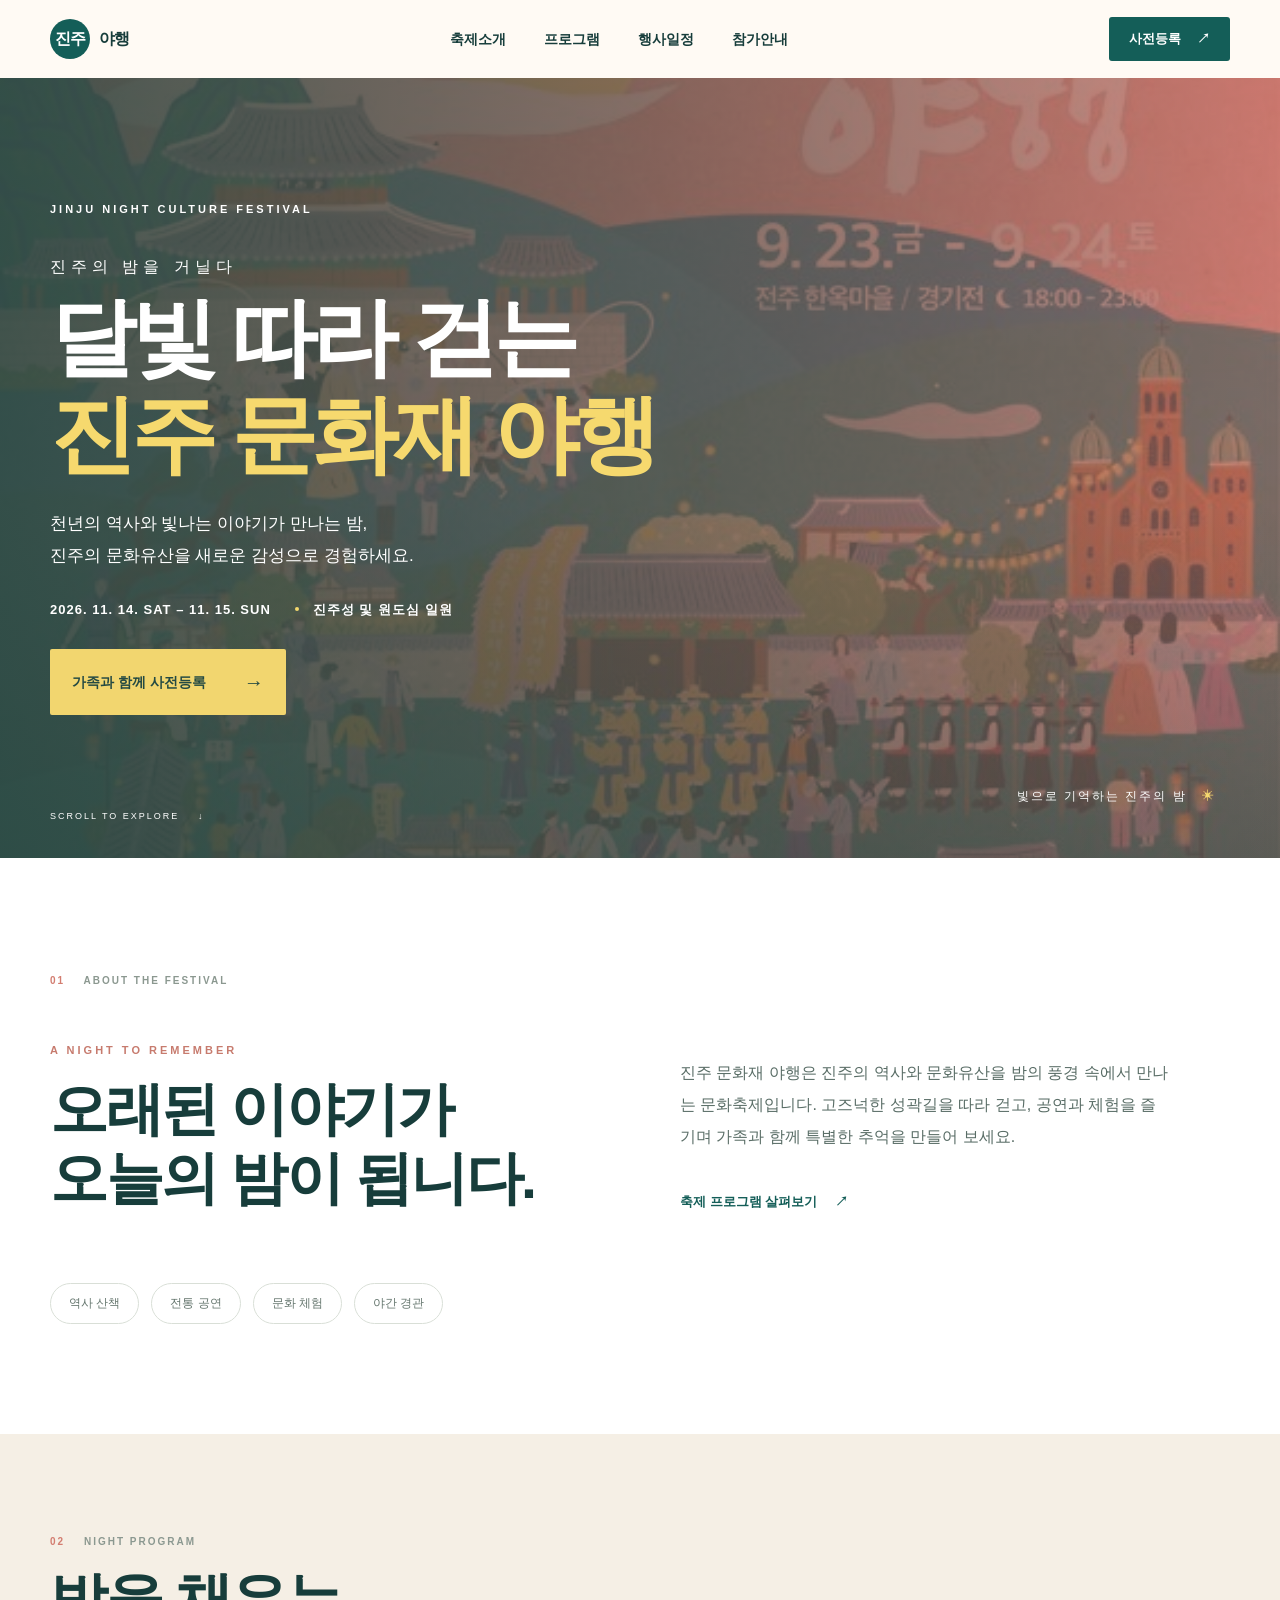
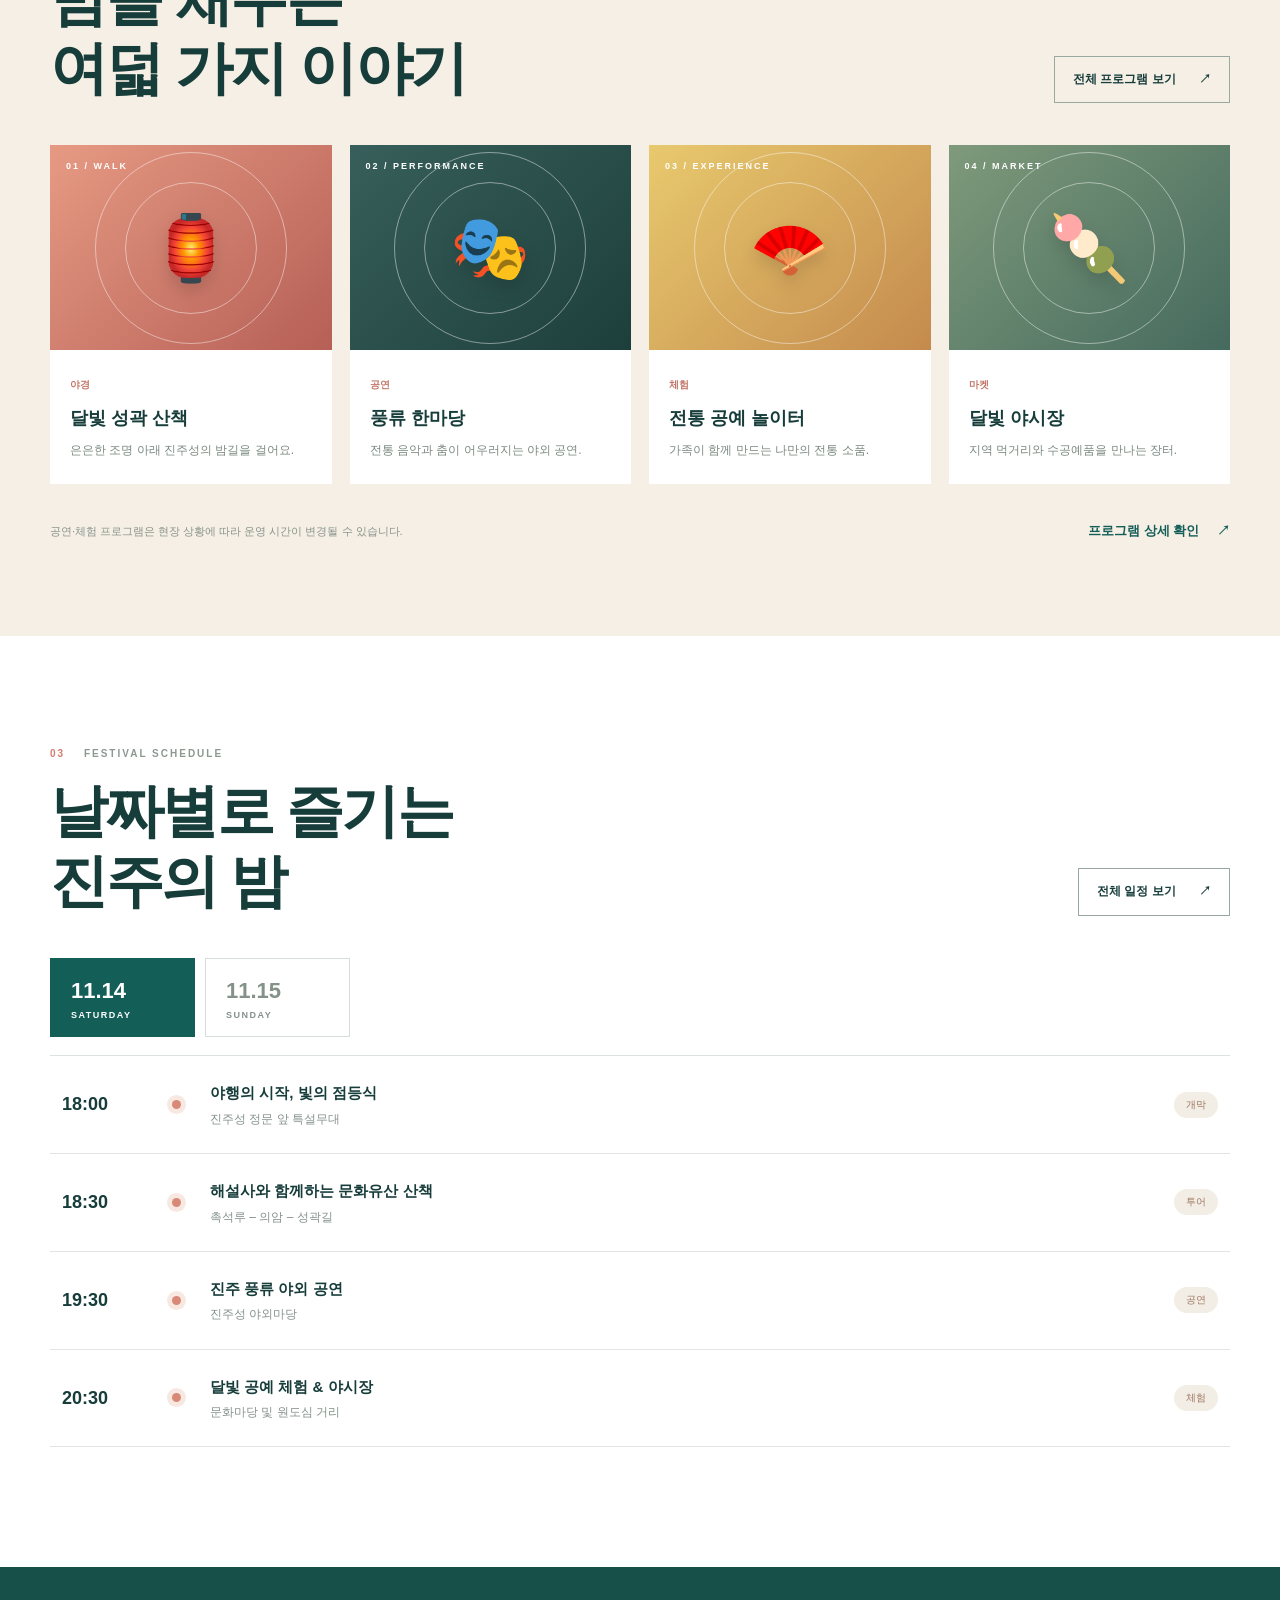
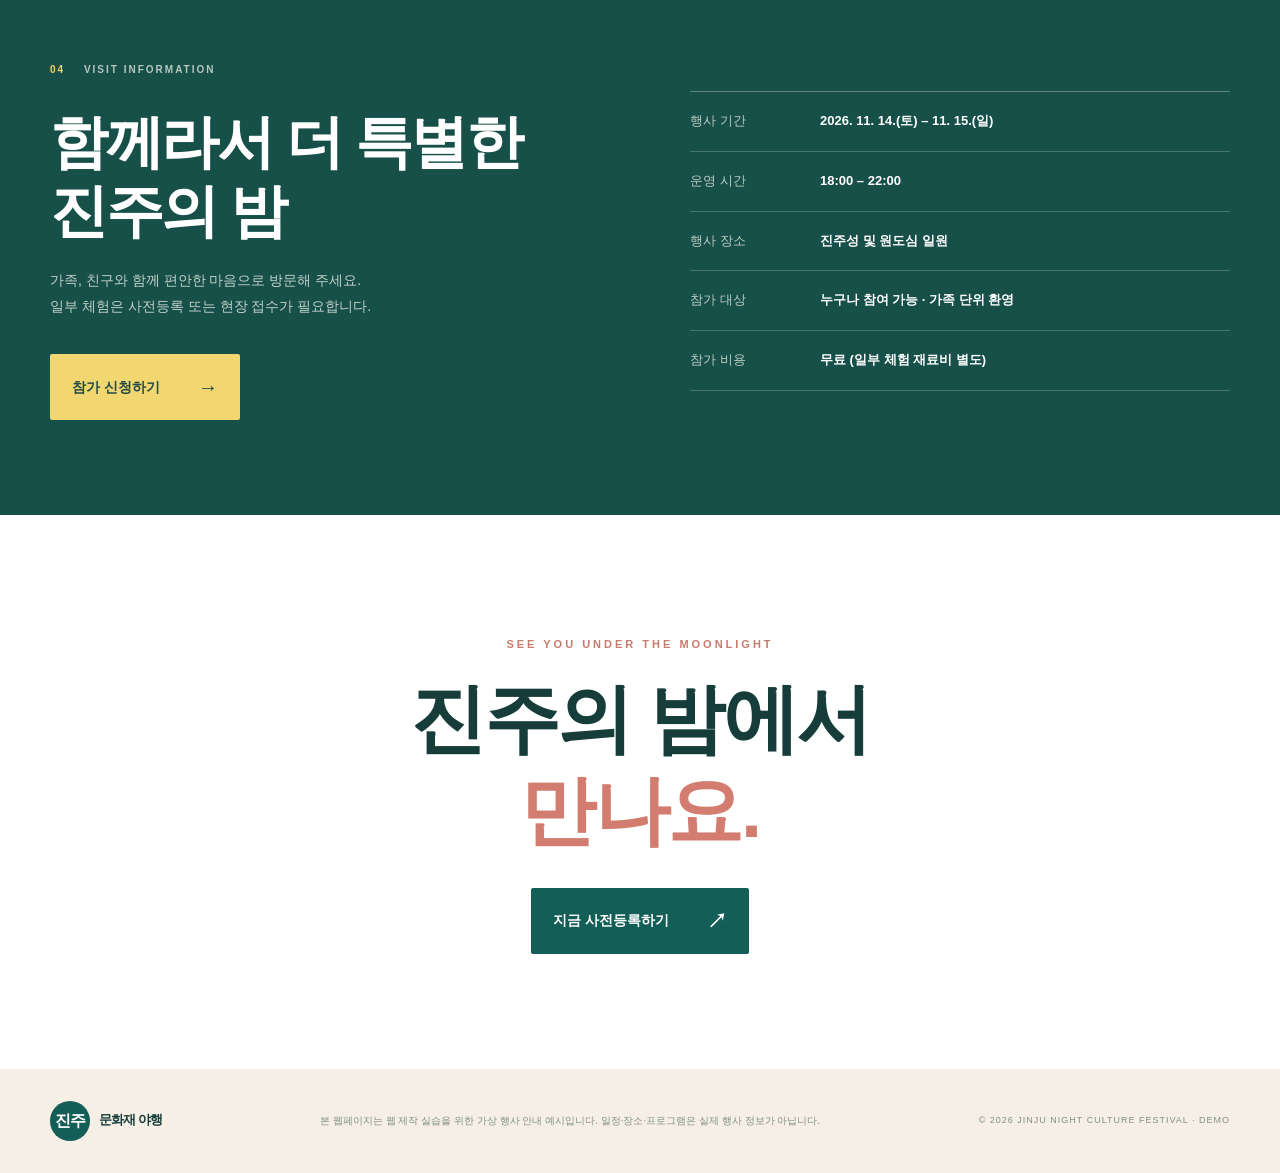
<file: index.html>
<!DOCTYPE html>
<html lang="ko">
<head>
  <meta charset="UTF-8">
  <meta name="viewport" content="width=device-width, initial-scale=1.0">
  <meta name="description" content="진주의 밤, 역사와 문화가 만나는 진주 문화재 야행 행사 안내">
  <title>진주 야행 | 달빛 아래 만나는 진주의 밤</title>
  <link rel="stylesheet" href="css/style.css">
  <script src="js/main.js" defer></script>
</head>
<body>
  <header class="site-header">
    <a class="brand" href="#home" aria-label="진주 문화재 야행 홈">
      <span class="brand-mark">진주</span><span>야행</span>
    </a>
    <nav class="main-nav" aria-label="주 메뉴">
      <a href="#about">축제소개</a><a href="#program">프로그램</a><a href="#schedule">행사일정</a><a href="#visit">참가안내</a>
    </nav>
    <a class="header-apply" href="registration.html">사전등록 <span>↗</span></a>
    <button class="menu-toggle" aria-label="메뉴 열기" aria-expanded="false">☰</button>
  </header>

  <main>
    <section class="hero" id="home">
      <div class="hero-image" role="img" aria-label="진주 문화재 야행 축제 포스터"></div>
      <div class="hero-shade"></div>
      <div class="hero-content">
        <p class="eyebrow light">JINJU NIGHT CULTURE FESTIVAL</p>
        <p class="hero-kicker">진주의 밤을 거닐다</p>
        <h1>달빛 따라 걷는<br><em>진주 문화재 야행</em></h1>
        <p class="hero-desc">천년의 역사와 빛나는 이야기가 만나는 밤,<br>진주의 문화유산을 새로운 감성으로 경험하세요.</p>
        <div class="hero-meta"><span>2026. 11. 14. SAT – 11. 15. SUN</span><span>진주성 및 원도심 일원</span></div>
        <a class="primary-button" href="registration.html">가족과 함께 사전등록 <span>→</span></a>
      </div>
      <div class="hero-note">빛으로 기억하는 진주의 밤 <span>✳</span></div>
      <a class="scroll-cue" href="#about">SCROLL TO EXPLORE <span>↓</span></a>
    </section>

    <section class="intro section-wrap" id="about">
      <div class="section-label"><span>01</span> ABOUT THE FESTIVAL</div>
      <div class="intro-grid">
        <div><p class="overline">A NIGHT TO REMEMBER</p><h2>오래된 이야기가<br>오늘의 밤이 됩니다.</h2></div>
        <div class="intro-copy"><p>진주 문화재 야행은 진주의 역사와 문화유산을 밤의 풍경 속에서 만나는 문화축제입니다. 고즈넉한 성곽길을 따라 걷고, 공연과 체험을 즐기며 가족과 함께 특별한 추억을 만들어 보세요.</p><a class="text-link" href="#program">축제 프로그램 살펴보기 <span>↗</span></a></div>
      </div>
      <div class="keyword-row"><span>역사 산책</span><span>전통 공연</span><span>문화 체험</span><span>야간 경관</span></div>
    </section>

    <section class="program-section" id="program">
      <div class="section-wrap">
        <div class="section-heading">
          <div><div class="section-label"><span>02</span> NIGHT PROGRAM</div><h2>밤을 채우는<br>여덟 가지 이야기</h2></div>
          <button class="outline-button" data-open="program-modal">전체 프로그램 보기 <span>↗</span></button>
        </div>
        <div class="program-grid">
          <article class="program-card"><div class="program-art art-one"><span>🏮</span><small>01 / WALK</small></div><div class="card-info"><span class="tag">야경</span><h3>달빛 성곽 산책</h3><p>은은한 조명 아래 진주성의 밤길을 걸어요.</p></div></article>
          <article class="program-card"><div class="program-art art-two"><span>🎭</span><small>02 / PERFORMANCE</small></div><div class="card-info"><span class="tag">공연</span><h3>풍류 한마당</h3><p>전통 음악과 춤이 어우러지는 야외 공연.</p></div></article>
          <article class="program-card"><div class="program-art art-three"><span>🪭</span><small>03 / EXPERIENCE</small></div><div class="card-info"><span class="tag">체험</span><h3>전통 공예 놀이터</h3><p>가족이 함께 만드는 나만의 전통 소품.</p></div></article>
          <article class="program-card"><div class="program-art art-four"><span>🍡</span><small>04 / MARKET</small></div><div class="card-info"><span class="tag">마켓</span><h3>달빛 야시장</h3><p>지역 먹거리와 수공예품을 만나는 장터.</p></div></article>
        </div>
        <div class="program-bottom"><p>공연·체험 프로그램은 현장 상황에 따라 운영 시간이 변경될 수 있습니다.</p><button class="text-link button-link" data-open="program-modal">프로그램 상세 확인 <span>↗</span></button></div>
      </div>
    </section>

    <section class="schedule-section section-wrap" id="schedule">
      <div class="section-heading">
        <div><div class="section-label"><span>03</span> FESTIVAL SCHEDULE</div><h2>날짜별로 즐기는<br>진주의 밤</h2></div>
        <button class="outline-button" data-open="schedule-modal">전체 일정 보기 <span>↗</span></button>
      </div>
      <div class="day-tabs" role="tablist" aria-label="날짜별 일정">
        <button class="day-tab active" data-day="day1" role="tab" aria-selected="true">11.14 <small>SATURDAY</small></button>
        <button class="day-tab" data-day="day2" role="tab" aria-selected="false">11.15 <small>SUNDAY</small></button>
      </div>
      <div class="timeline" id="timeline">
        <div class="timeline-item"><time>18:00</time><span class="timeline-dot"></span><div><b>야행의 시작, 빛의 점등식</b><p>진주성 정문 앞 특설무대</p></div><span class="timeline-type">개막</span></div>
        <div class="timeline-item"><time>18:30</time><span class="timeline-dot"></span><div><b>해설사와 함께하는 문화유산 산책</b><p>촉석루 – 의암 – 성곽길</p></div><span class="timeline-type">투어</span></div>
        <div class="timeline-item"><time>19:30</time><span class="timeline-dot"></span><div><b>진주 풍류 야외 공연</b><p>진주성 야외마당</p></div><span class="timeline-type">공연</span></div>
        <div class="timeline-item"><time>20:30</time><span class="timeline-dot"></span><div><b>달빛 공예 체험 & 야시장</b><p>문화마당 및 원도심 거리</p></div><span class="timeline-type">체험</span></div>
      </div>
    </section>

    <section class="visit-section" id="visit">
      <div class="section-wrap visit-grid">
        <div><div class="section-label light-label"><span>04</span> VISIT INFORMATION</div><h2>함께라서 더 특별한<br>진주의 밤</h2><p>가족, 친구와 함께 편안한 마음으로 방문해 주세요.<br>일부 체험은 사전등록 또는 현장 접수가 필요합니다.</p><a class="primary-button pale" href="registration.html">참가 신청하기 <span>→</span></a></div>
        <div class="info-list">
          <div><span>행사 기간</span><b>2026. 11. 14.(토) – 11. 15.(일)</b></div>
          <div><span>운영 시간</span><b>18:00 – 22:00</b></div>
          <div><span>행사 장소</span><b>진주성 및 원도심 일원</b></div>
          <div><span>참가 대상</span><b>누구나 참여 가능 · 가족 단위 환영</b></div>
          <div><span>참가 비용</span><b>무료 (일부 체험 재료비 별도)</b></div>
        </div>
      </div>
    </section>
    <section class="closing section-wrap"><p class="overline">SEE YOU UNDER THE MOONLIGHT</p><h2>진주의 밤에서<br><em>만나요.</em></h2><a class="dark-button" href="registration.html">지금 사전등록하기 <span>↗</span></a></section>
  </main>

  <footer><a class="brand footer-brand" href="#home"><span class="brand-mark">진주</span><span>문화재 야행</span></a><p>본 웹페이지는 웹 제작 실습을 위한 가상 행사 안내 예시입니다. 일정·장소·프로그램은 실제 행사 정보가 아닙니다.</p><span>© 2026 JINJU NIGHT CULTURE FESTIVAL · DEMO</span></footer>

  <!-- 팝업: 일정과 프로그램 내용을 자바스크립트로 표시합니다. -->
  <div class="modal" id="schedule-modal" aria-hidden="true"><div class="modal-panel"><button class="modal-close" aria-label="팝업 닫기">×</button><p class="overline">FULL SCHEDULE</p><h2>전체 행사 일정</h2><div class="modal-content">
    <h3>11월 14일(토)</h3><p>18:00 점등식 · 18:30 문화유산 산책 · 19:30 전통 공연 · 20:30 달빛 야시장</p>
    <h3>11월 15일(일)</h3><p>18:00 어린이 풍물놀이 · 18:30 가족 역사 퀴즈 · 19:30 국악 콘서트 · 20:30 야간 해설 투어</p>
    <small>※ 예시 일정이며 실제 운영 정보가 아닙니다.</small></div></div></div>
  <div class="modal" id="program-modal" aria-hidden="true"><div class="modal-panel"><button class="modal-close" aria-label="팝업 닫기">×</button><p class="overline">ALL PROGRAMS</p><h2>전체 프로그램</h2><div class="modal-content program-detail">
    <p><b>달빛 성곽 산책</b> — 문화해설사와 함께 걷는 야간 역사 투어</p><p><b>풍류 한마당</b> — 국악, 전통무용, 지역 예술인 공연</p><p><b>전통 공예 놀이터</b> — 한지등·전통문양 만들기 가족 체험</p><p><b>달빛 야시장</b> — 지역 먹거리, 수공예 플리마켓</p><p><b>어린이 역사 탐험</b> — 미션지를 활용한 가족 참여 프로그램</p><small>※ 프로그램은 예시이며 현장 상황에 따라 변경될 수 있습니다.</small></div></div></div>
</body>
</html>
</file>
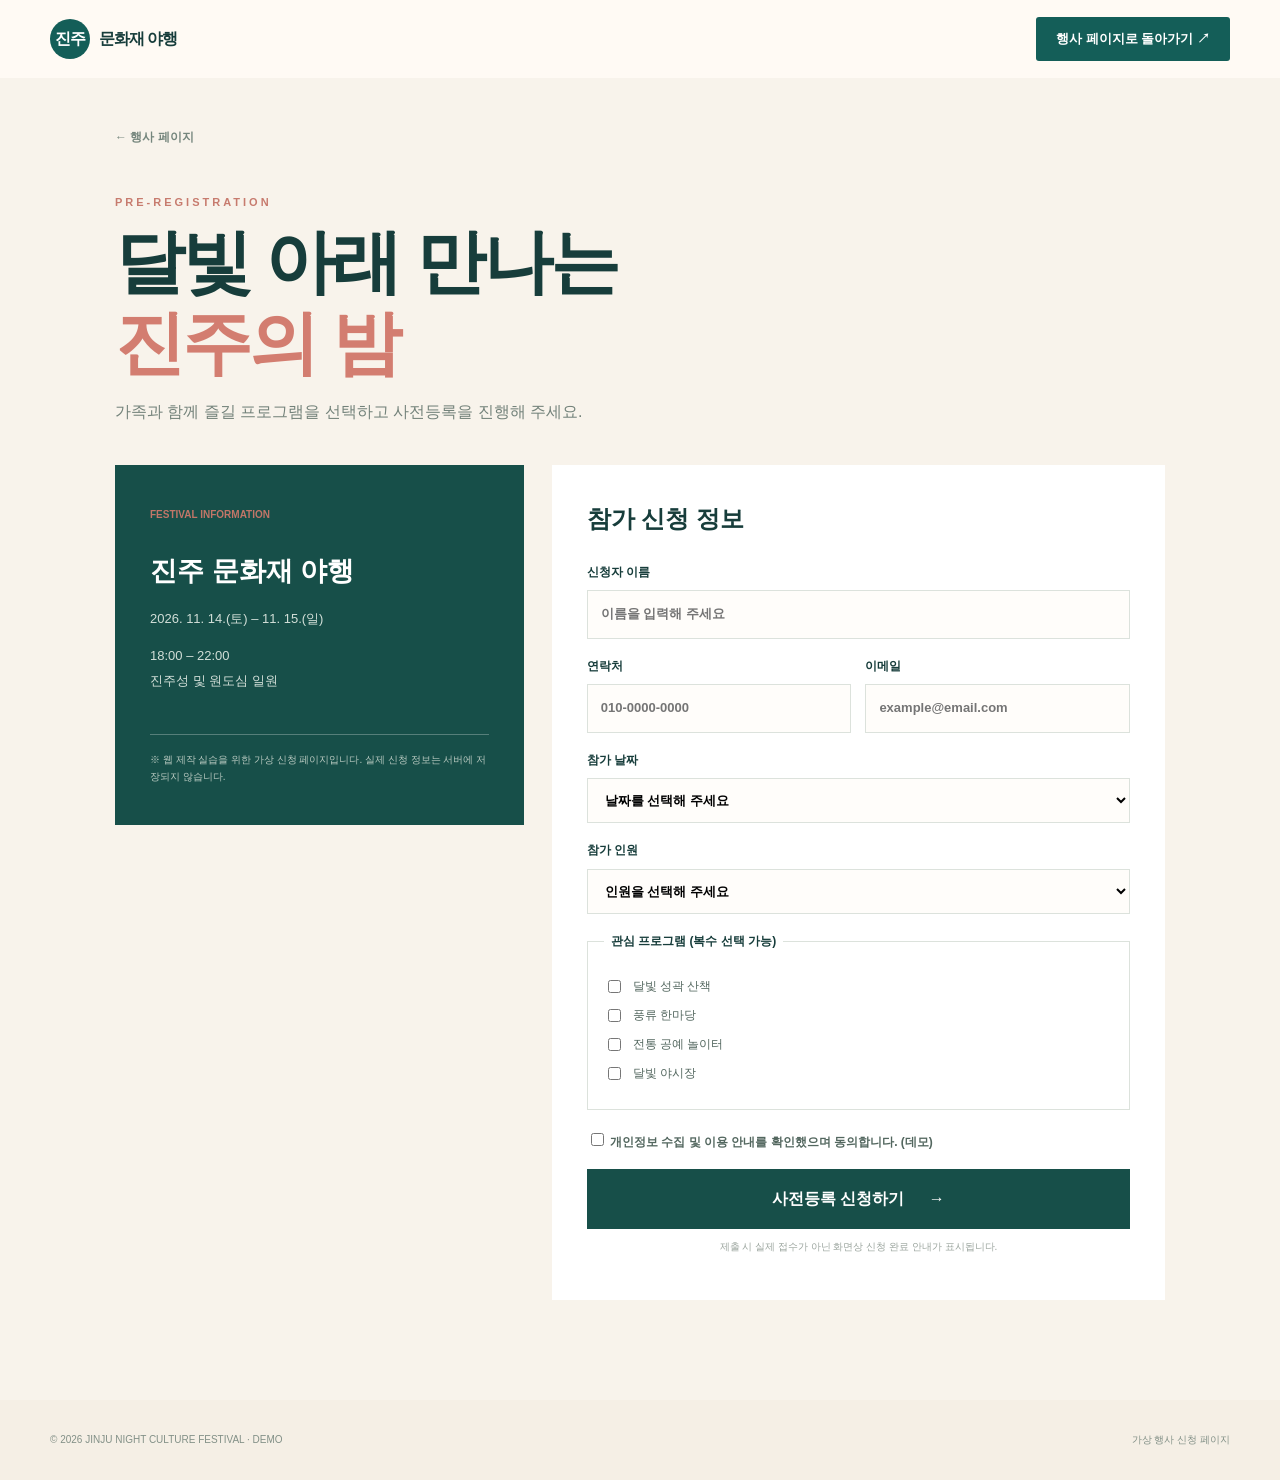
<file: registration.html>
<!DOCTYPE html>
<html lang="ko">
<head><meta charset="UTF-8"><meta name="viewport" content="width=device-width, initial-scale=1.0"><title>사전등록 | 진주 문화재 야행</title><link rel="stylesheet" href="css/style.css"><link rel="stylesheet" href="css/registration.css"><script src="js/registration.js" defer></script></head>
<body class="registration-body">
<header class="site-header"><a class="brand" href="index.html"><span class="brand-mark">진주</span><span>문화재 야행</span></a><a class="header-apply" href="index.html">행사 페이지로 돌아가기 ↗</a></header>
<main class="register-main">
  <a class="back-link" href="index.html">← 행사 페이지</a>
  <p class="overline">PRE-REGISTRATION</p><h1>달빛 아래 만나는<br><em>진주의 밤</em></h1>
  <p class="register-lead">가족과 함께 즐길 프로그램을 선택하고 사전등록을 진행해 주세요.</p>
  <div class="register-layout">
    <aside class="register-summary"><span class="tag">FESTIVAL INFORMATION</span><h2>진주 문화재 야행</h2><p>2026. 11. 14.(토) – 11. 15.(일)</p><p>18:00 – 22:00<br>진주성 및 원도심 일원</p><div class="summary-note">※ 웹 제작 실습을 위한 가상 신청 페이지입니다. 실제 신청 정보는 서버에 저장되지 않습니다.</div></aside>
    <form id="registration-form" class="register-form">
      <h2>참가 신청 정보</h2>
      <label>신청자 이름 <input name="name" type="text" placeholder="이름을 입력해 주세요" required></label>
      <div class="form-row"><label>연락처 <input name="phone" type="tel" placeholder="010-0000-0000" required></label><label>이메일 <input name="email" type="email" placeholder="example@email.com" required></label></div>
      <label>참가 날짜<select name="date" required><option value="">날짜를 선택해 주세요</option><option>11월 14일(토)</option><option>11월 15일(일)</option><option>양일 모두</option></select></label>
      <label>참가 인원<select name="people" required><option value="">인원을 선택해 주세요</option><option>1명</option><option>2명</option><option>3명</option><option>4명</option><option>5명 이상</option></select></label>
      <fieldset><legend>관심 프로그램 (복수 선택 가능)</legend><label class="check"><input type="checkbox" name="program" value="달빛 성곽 산책"> 달빛 성곽 산책</label><label class="check"><input type="checkbox" name="program" value="풍류 한마당"> 풍류 한마당</label><label class="check"><input type="checkbox" name="program" value="전통 공예 놀이터"> 전통 공예 놀이터</label><label class="check"><input type="checkbox" name="program" value="달빛 야시장"> 달빛 야시장</label></fieldset>
      <label class="check agree"><input type="checkbox" required> 개인정보 수집 및 이용 안내를 확인했으며 동의합니다. (데모)</label>
      <button class="submit-button" type="submit">사전등록 신청하기 <span>→</span></button>
      <p class="form-help">제출 시 실제 접수가 아닌 화면상 신청 완료 안내가 표시됩니다.</p>
    </form>
  </div>
  <div class="success-message" id="success-message" role="status" aria-live="polite"><span>✓</span><h2>신청이 완료되었습니다!</h2><p id="success-detail"></p><a class="dark-button" href="index.html">행사 페이지로 돌아가기 ↗</a></div>
</main>
<footer><p>© 2026 JINJU NIGHT CULTURE FESTIVAL · DEMO</p><p>가상 행사 신청 페이지</p></footer>
</body></html>
</file>
<file: css/style.css>
/* 기본 색상과 공통 설정 */
:root{--ink:#173d3b;--green:#145e58;--coral:#e98e82;--cream:#f7f1e8;--gold:#e9c85a;--muted:#71817b}
*{box-sizing:border-box}html{scroll-behavior:smooth}body{margin:0;color:var(--ink);font-family:"Pretendard","Noto Sans KR",Arial,sans-serif;line-height:1.6}a{color:inherit;text-decoration:none}button{font:inherit;cursor:pointer}.section-wrap{width:min(1180px,calc(100% - 48px));margin:0 auto}
.site-header{height:78px;padding:0 max(24px,calc((100% - 1180px)/2));display:flex;align-items:center;justify-content:space-between;background:#fffaf4;position:relative;z-index:5}.brand{display:flex;align-items:center;gap:9px;font-weight:900;letter-spacing:-1px}.brand-mark{display:grid;place-items:center;width:40px;height:40px;border-radius:50%;background:var(--green);color:white;font-size:16px}.main-nav{display:flex;gap:38px;font-size:14px;font-weight:700}.main-nav a:hover{color:#c96d61}.header-apply{background:var(--green);color:white;padding:12px 20px;border-radius:3px;font-size:13px;font-weight:800}.header-apply span{margin-left:12px}.menu-toggle{display:none;border:0;background:none;font-size:24px;color:var(--ink)}
.hero{min-height:700px;height:min(780px,calc(100vh - 78px));position:relative;overflow:hidden;background:#d98f86;color:white}.hero-image{position:absolute;inset:0;background-image:url("../assets/jinju-night-poster.png");background-position:center 45%;background-size:cover;opacity:.44;mix-blend-mode:multiply}.hero-shade{position:absolute;inset:0;background:linear-gradient(90deg,rgba(35,72,66,.82),rgba(35,72,66,.48) 48%,rgba(35,72,66,.06)),linear-gradient(0deg,rgba(20,55,50,.3),transparent 45%)}.hero-content{position:relative;z-index:1;width:min(1180px,calc(100% - 48px));margin:0 auto;padding-top:112px}.eyebrow,.overline{font-size:11px;letter-spacing:3px;font-weight:800}.hero-kicker{font-size:16px;letter-spacing:5px;margin:35px 0 10px}.hero h1{font-size:clamp(48px,7vw,86px);line-height:1.12;letter-spacing:-5px;margin:0;font-weight:900}.hero h1 em,.closing h2 em{font-style:normal;color:#f6d96e}.hero-desc{font-size:17px;line-height:1.9;margin:26px 0}.hero-meta{display:flex;gap:24px;font-size:13px;font-weight:700;letter-spacing:1px;margin:28px 0}.hero-meta span+span:before{content:"";display:inline-block;width:4px;height:4px;background:#f5d86d;border-radius:50%;margin:0 14px 3px 0}.primary-button,.dark-button{display:inline-flex;align-items:center;gap:38px;background:#f2d66f;color:#244a43;padding:17px 22px;font-weight:900;font-size:14px;border-radius:2px}.primary-button span,.dark-button span{font-size:20px}.hero-note{position:absolute;right:5%;bottom:52px;font-size:12px;letter-spacing:2px}.hero-note span{color:#f6d96e;margin-left:10px}.scroll-cue{position:absolute;left:max(24px,calc((100% - 1180px)/2));bottom:35px;font-size:9px;letter-spacing:2px}.scroll-cue span{margin-left:14px}
.intro{padding-top:115px;padding-bottom:110px}.section-label{font-size:10px;letter-spacing:2px;font-weight:900;color:#8b9890}.section-label span{color:#d37d70;margin-right:14px}.intro-grid{display:grid;grid-template-columns:1fr 1fr;gap:80px;margin-top:42px}.overline{color:#c77b6e}.intro h2,.section-heading h2,.visit-section h2,.closing h2{font-size:clamp(36px,4.5vw,58px);line-height:1.2;letter-spacing:-2.5px;margin:15px 0;font-weight:900}.intro-copy{padding-top:10px;max-width:490px;color:#596d66;font-size:16px;line-height:2}.text-link{display:inline-block;border:0;background:none;padding:0;margin-top:20px;font-size:13px;font-weight:900;color:var(--green)}.text-link span{margin-left:14px}.keyword-row{display:flex;gap:12px;margin-top:55px}.keyword-row span{padding:10px 18px;border:1px solid #d9dfd7;border-radius:50px;font-size:12px;color:#65766e}
.program-section{background:#f5efe5;padding:100px 0 85px}.section-heading{display:flex;justify-content:space-between;align-items:end;margin-bottom:42px}.section-heading h2{margin-bottom:0}.outline-button{border:1px solid #9aa9a0;background:transparent;padding:13px 18px;color:var(--ink);font-size:12px;font-weight:800}.outline-button span{margin-left:20px}.program-grid{display:grid;grid-template-columns:repeat(4,1fr);gap:18px}.program-card{background:white}.program-art{height:205px;display:flex;align-items:center;justify-content:center;position:relative;overflow:hidden}.program-art:before,.program-art:after{content:"";position:absolute;border-radius:50%;border:1px solid rgba(255,255,255,.45);width:190px;height:190px}.program-art:after{width:130px;height:130px}.program-art>span{font-size:64px;z-index:1;filter:drop-shadow(0 8px 8px #0002)}.program-art small{position:absolute;left:16px;top:14px;font-size:9px;letter-spacing:2px;color:#fff;font-weight:800}.art-one{background:linear-gradient(135deg,#e69a83,#b65f56)}.art-two{background:linear-gradient(135deg,#385f5b,#1d3f3b)}.art-three{background:linear-gradient(135deg,#e8c96e,#c48a4d)}.art-four{background:linear-gradient(135deg,#7f9a7b,#456a5e)}.card-info{padding:20px 20px 24px}.tag{font-size:10px;color:#c27668;font-weight:900}.card-info h3{font-size:18px;margin:8px 0}.card-info p{font-size:12px;color:#7b8981;margin:0}.program-bottom{display:flex;justify-content:space-between;align-items:center;margin-top:28px;color:#89938c;font-size:11px}.button-link{margin:0}
.schedule-section{padding-top:110px;padding-bottom:120px}.day-tabs{display:flex;gap:10px;margin:40px 0 18px}.day-tab{min-width:145px;padding:14px 20px;border:1px solid #d6ded7;background:white;color:#84928a;text-align:left;font-size:22px;font-weight:900}.day-tab small{display:block;font-size:9px;letter-spacing:1.5px}.day-tab.active{background:var(--green);color:white;border-color:var(--green)}.timeline{border-top:1px solid #dce2dc}.timeline-item{display:grid;grid-template-columns:90px 18px 1fr 70px;align-items:center;gap:20px;padding:24px 12px;border-bottom:1px solid #e1e6e0}.timeline-item time{font-size:18px;font-weight:900}.timeline-dot{width:9px;height:9px;background:#d98978;border-radius:50%;box-shadow:0 0 0 5px #f7e9e2}.timeline-item b{font-size:15px}.timeline-item p{margin:4px 0 0;font-size:12px;color:#84918a}.timeline-type{justify-self:end;background:#f3eee5;padding:5px 12px;font-size:10px;color:#9c7562;border-radius:20px}
.visit-section{background:#174f49;color:white;padding:95px 0}.visit-grid{display:grid;grid-template-columns:1fr 1fr;gap:100px;align-items:center}.light-label{color:#b7c8bd}.light-label span{color:#f3d36a}.visit-section h2{margin:30px 0 20px}.visit-section p{color:#c1d1c8;font-size:14px;line-height:1.9}.pale{margin-top:20px}.info-list{border-top:1px solid #ffffff50}.info-list>div{display:grid;grid-template-columns:110px 1fr;gap:20px;padding:19px 0;border-bottom:1px solid #ffffff35;font-size:13px}.info-list span{color:#b9ccc2}.info-list b{font-weight:700}
.closing{text-align:center;padding-top:110px;padding-bottom:115px}.closing h2{font-size:clamp(48px,6vw,76px);margin:20px 0 32px}.closing h2 em{color:#d37d70}.dark-button{background:var(--green);color:white}
footer{background:#f5efe5;padding:32px max(24px,calc((100% - 1180px)/2));display:flex;align-items:center;justify-content:space-between;gap:20px}footer p{font-size:10px;color:#829087;margin:0}footer>span{font-size:9px;color:#829087;letter-spacing:1px}.footer-brand{font-size:13px}
.modal{position:fixed;inset:0;background:#102c29b8;display:none;align-items:center;justify-content:center;padding:20px;z-index:20}.modal.open{display:flex}.modal-panel{width:min(620px,100%);max-height:85vh;overflow:auto;background:#fffaf4;padding:42px;position:relative;box-shadow:0 20px 70px #0003}.modal-close{position:absolute;right:20px;top:12px;border:0;background:none;font-size:32px;color:var(--ink)}.modal-panel h2{font-size:34px;margin:8px 0 25px;letter-spacing:-1px}.modal-content{border-top:1px solid #d9dfd7;padding-top:16px}.modal-content h3{font-size:15px;color:#c27668;margin:22px 0 7px}.modal-content p{font-size:13px;color:#596d66;line-height:1.9}.modal-content small{display:block;margin-top:22px;color:#9a9f98;font-size:10px}
@media(max-width:850px){.main-nav{gap:18px}.program-grid{grid-template-columns:repeat(2,1fr)}.visit-grid{gap:45px}.hero-content{padding-top:100px}}
@media(max-width:620px){.site-header{height:66px}.main-nav{display:none;position:absolute;top:66px;left:0;right:0;background:#fffaf4;padding:22px 24px;flex-direction:column;gap:18px;border-top:1px solid #eee}.main-nav.show{display:flex}.header-apply{margin-left:auto;margin-right:14px;padding:10px 12px}.menu-toggle{display:block}.hero{height:690px;min-height:690px}.hero-image{background-position:57% center}.hero-shade{background:linear-gradient(90deg,rgba(27,65,60,.83),rgba(27,65,60,.4)),linear-gradient(0deg,rgba(20,55,50,.3),transparent)}.hero-content{padding-top:92px}.hero h1{font-size:53px;letter-spacing:-3px}.hero-desc{font-size:14px}.hero-meta{flex-direction:column;gap:7px;font-size:11px}.hero-meta span+span:before{display:none}.hero-note{display:none}.intro{padding-top:75px;padding-bottom:75px}.intro-grid{grid-template-columns:1fr;gap:12px;margin-top:25px}.intro-copy{font-size:14px}.keyword-row{flex-wrap:wrap;margin-top:32px}.section-wrap{width:calc(100% - 40px)}.program-section,.schedule-section{padding:75px 0}.section-heading{align-items:start;gap:20px;flex-direction:column}.section-heading h2,.intro h2,.visit-section h2{font-size:39px}.program-grid{gap:12px}.program-art{height:145px}.program-art>span{font-size:48px}.card-info{padding:14px}.card-info h3{font-size:15px}.card-info p{font-size:11px}.program-bottom{align-items:flex-start;gap:12px;flex-direction:column}.timeline-item{grid-template-columns:54px 10px 1fr;gap:12px;padding:20px 4px}.timeline-item time{font-size:15px}.timeline-item b{font-size:13px}.timeline-type{display:none}.visit-section{padding:75px 0}.visit-grid{grid-template-columns:1fr;gap:45px}.info-list>div{grid-template-columns:85px 1fr;font-size:11px;gap:12px}.closing{padding:75px 0}.closing h2{font-size:57px}footer{align-items:flex-start;flex-direction:column;gap:12px}.modal-panel{padding:32px 24px}.modal-panel h2{font-size:28px}}
</file>
<file: css/registration.css>
.registration-body{background:#f8f3eb}.register-main{width:min(1050px,calc(100% - 40px));margin:45px auto 100px}.back-link{font-size:12px;color:#75867d;font-weight:700}.register-main>.overline{margin-top:45px}.register-main h1{font-size:clamp(44px,6vw,70px);line-height:1.15;letter-spacing:-3px;margin:10px 0}.register-main h1 em{font-style:normal;color:#d37d70}.register-lead{color:#73827a;margin-bottom:40px}.register-layout{display:grid;grid-template-columns:.8fr 1.2fr;gap:28px;align-items:start}.register-summary{background:#174f49;color:white;padding:35px;min-height:360px}.register-summary h2{font-size:27px;margin:25px 0 12px}.register-summary p{color:#d2dfd8;font-size:13px;line-height:1.9}.summary-note{border-top:1px solid #ffffff45;margin-top:40px;padding-top:16px;font-size:10px;color:#b8c9c0;line-height:1.7}.register-form{background:white;padding:35px}.register-form h2{font-size:24px;margin:0 0 25px}.register-form>label,.form-row label{display:block;font-size:12px;font-weight:800;margin-bottom:18px}.register-form input:not([type=checkbox]),.register-form select{display:block;width:100%;margin-top:8px;border:1px solid #dce2dc;background:#fffdfa;padding:13px;font:inherit;font-size:13px;outline-color:#467d70}.form-row{display:grid;grid-template-columns:1fr 1fr;gap:14px}.register-form fieldset{border:1px solid #dce2dc;margin:4px 0 20px;padding:16px}.register-form legend{font-size:12px;font-weight:800;padding:0 7px}.check{display:flex;align-items:center;gap:9px;font-size:12px;margin:10px 0;color:#53675f}.check input{accent-color:#1c6259}.agree{line-height:1.5;margin:20px 0}.submit-button{width:100%;border:0;background:#174f49;color:white;padding:17px;font-weight:900}.submit-button span{margin-left:20px}.form-help{font-size:10px;color:#9aa49d;text-align:center}.success-message{display:none;text-align:center;background:white;padding:55px 20px;margin-top:25px}.success-message.show{display:block}.success-message>span{display:grid;place-items:center;width:54px;height:54px;border-radius:50%;background:#e7f0e8;color:#28664f;font-size:28px;margin:0 auto 20px}.success-message p{font-size:13px;color:#718078;line-height:1.8}.success-message .dark-button{margin-top:18px}footer{margin-top:50px}@media(max-width:700px){.register-layout{grid-template-columns:1fr}.register-summary{min-height:0}.register-summary h2{margin-top:15px}.summary-note{margin-top:20px}.register-form{padding:25px 20px}.form-row{grid-template-columns:1fr;gap:0}.register-main{margin-top:25px}}
</file>
